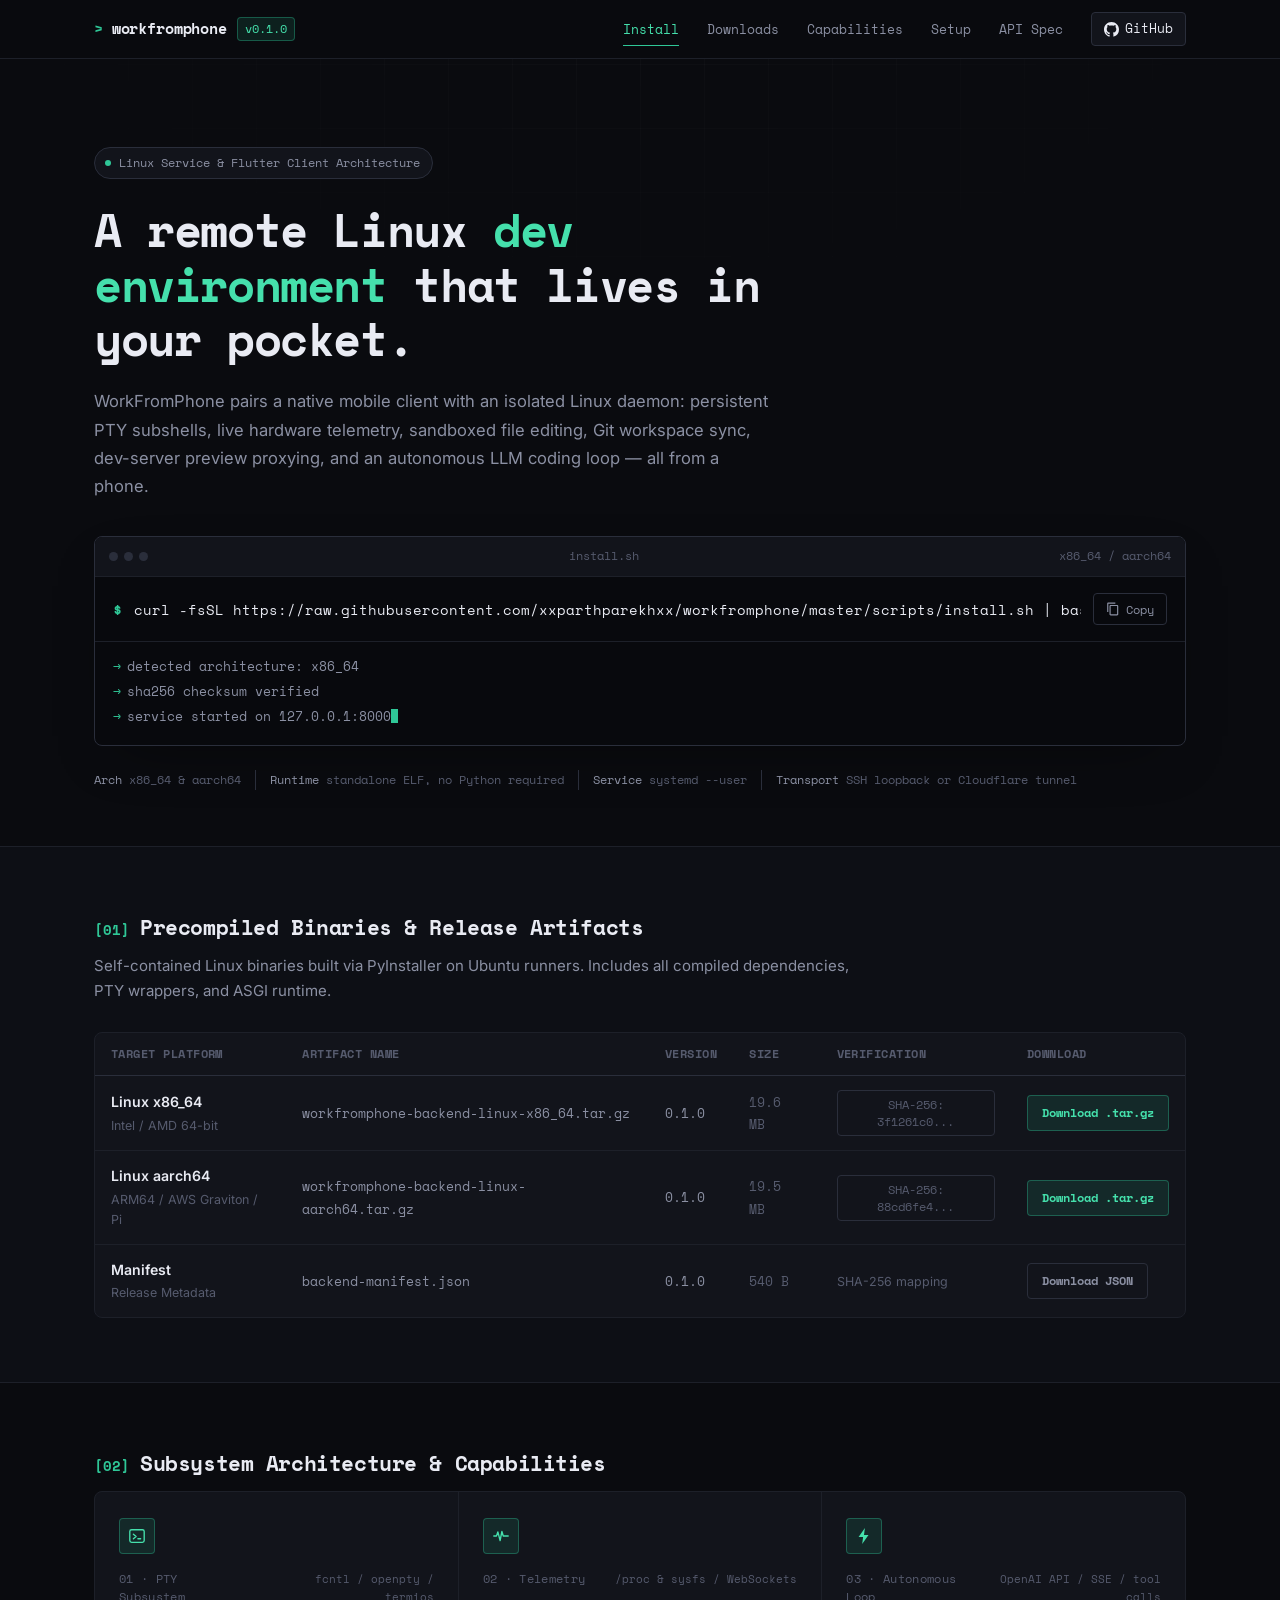
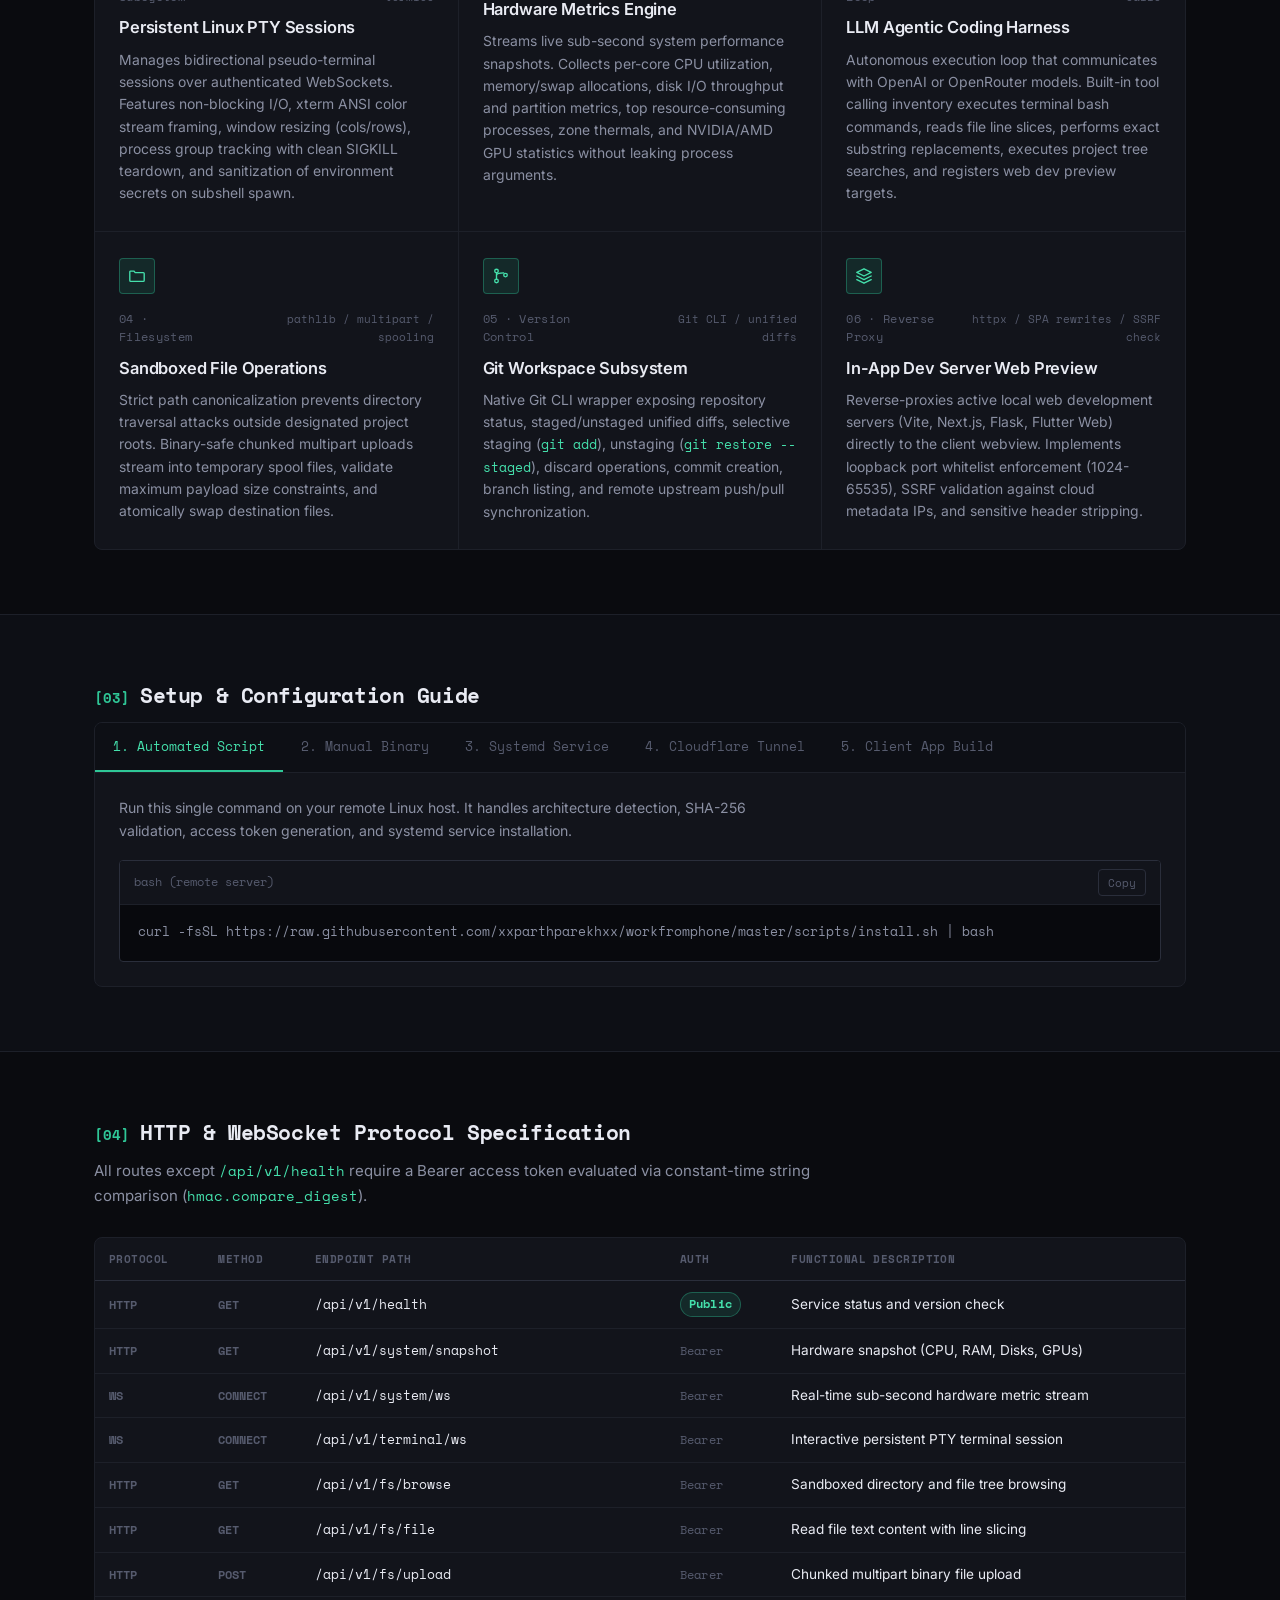
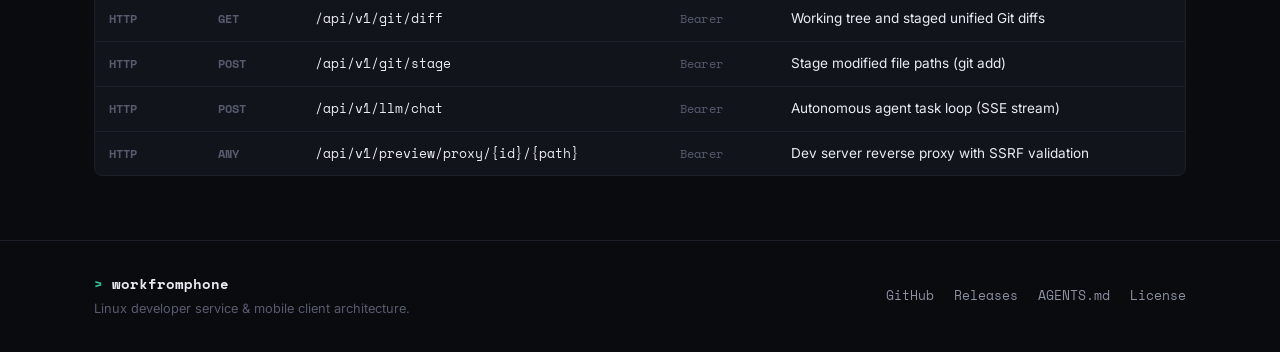
<file: website/index.html>
<!DOCTYPE html>
<html lang="en">
<head>
  <meta charset="UTF-8">
  <meta name="viewport" content="width=device-width, initial-scale=1.0">
  <title>WorkFromPhone — Linux Backend & Mobile Developer Environment</title>
  <meta name="description" content="Cross-platform Flutter mobile client and FastAPI Linux backend service. Persistent PTY subshells, live telemetry, sandboxed file editing, Git workspace sync, and LLM coding harness.">
  <link rel="preconnect" href="https://fonts.googleapis.com">
  <link rel="preconnect" href="https://fonts.gstatic.com" crossorigin>
  <link href="https://fonts.googleapis.com/css2?family=Space+Mono:ital,wght@0,400;0,700;1,400&family=Inter:wght@400;500;600;700&display=swap" rel="stylesheet">
  <link rel="stylesheet" href="styles.css">
</head>
<body>
  <!-- Top Navigation -->
  <header class="topbar">
    <div class="container topbar-inner">
      <div class="brand">
        <span class="brand-name">workfromphone</span>
        <span class="version-tag" id="top-version-badge">v0.1.0</span>
      </div>
      <nav class="nav-links">
        <a href="#install">Install</a>
        <a href="#downloads">Downloads</a>
        <a href="#capabilities">Capabilities</a>
        <a href="#setup">Setup</a>
        <a href="#api">API Spec</a>
        <a href="https://github.com/xxparthparekhxx/workfromphone" target="_blank" rel="noopener" class="gh-link">
          <svg class="gh-icon" viewBox="0 0 24 24" width="15" height="15" fill="currentColor">
            <path d="M12 0C5.37 0 0 5.37 0 12c0 5.31 3.435 9.795 8.205 11.385.6.105.825-.255.825-.57 0-.285-.015-1.23-.015-2.235-3.015.555-3.795-.735-4.035-1.41-.135-.345-.72-1.41-1.23-1.695-.42-.225-1.02-.78-.015-.795.945-.015 1.62.87 1.845 1.23 1.08 1.815 2.805 1.305 3.495.99.105-.78.42-1.305.765-1.605-2.67-.3-5.46-1.335-5.46-5.925 0-1.305.465-2.385 1.23-3.225-.12-.3-.54-1.53.12-3.18 0 0 1.005-.315 3.3 1.23.96-.27 1.98-.405 3-.405s2.04.135 3 .405c2.295-1.56 3.3-1.23 3.3-1.23.66 1.65.24 2.88.12 3.18.765.84 1.23 1.905 1.23 3.225 0 4.605-2.805 5.625-5.475 5.925.435.375.81 1.095.81 2.22 0 1.605-.015 2.895-.015 3.3 0 .315.225.69.825.57A12.02 12.02 0 0024 12c0-6.63-5.37-12-12-12z"/>
          </svg>
          <span>GitHub</span>
        </a>
      </nav>
    </div>
  </header>

  <!-- Hero & Primary Command Section -->
  <main class="main-content">
    <section class="hero-section" id="install">
      <div class="container">
        <div class="meta-status">
          <span class="status-dot"></span>
          <span>Linux Service & Flutter Client Architecture</span>
        </div>

        <h1 class="hero-heading">
          A remote Linux <span class="accent-word">dev environment</span> that lives in your pocket.
        </h1>

        <p class="hero-summary">
          WorkFromPhone pairs a native mobile client with an isolated Linux daemon: persistent PTY subshells, live hardware telemetry, sandboxed file editing, Git workspace sync, dev-server preview proxying, and an autonomous LLM coding loop — all from a phone.
        </p>

        <!-- Quick 1-Liner Box -->
        <div class="terminal-card">
          <div class="terminal-bar">
            <div class="terminal-dots">
              <span></span><span></span><span></span>
            </div>
            <span class="terminal-label">install.sh</span>
            <span class="terminal-arch">x86_64 / aarch64</span>
          </div>
          <div class="terminal-command-row">
            <span class="cli-prompt">$</span>
            <code class="cli-code" id="install-cmd">curl -fsSL https://raw.githubusercontent.com/xxparthparekhxx/workfromphone/master/scripts/install.sh | bash</code>
            <button class="cli-copy-btn" onclick="copySnippet('install-cmd', this)" aria-label="Copy installation command">
              <svg viewBox="0 0 24 24" width="14" height="14" fill="currentColor">
                <path d="M16 1H4C2.9 1 2 1.9 2 3v14h2V3h12V1zm3 4H8C6.9 5 6 5.9 6 7v14c0 1.1.9 2 2 2h11c1.1 0 2-.9 2-2V7c0-1.1-.9-2-2-2zm0 16H8V7h11v14z"/>
              </svg>
              <span>Copy</span>
            </button>
          </div>
          <div class="terminal-output" aria-hidden="true">
            <div><span class="arrow">→</span><span class="ok">detected architecture: x86_64</span></div>
            <div><span class="arrow">→</span><span class="ok">sha256 checksum verified</span></div>
            <div><span class="arrow">→</span><span class="ok">service started on 127.0.0.1:8000</span><span class="terminal-cursor"></span></div>
          </div>
        </div>

        <div class="spec-row">
          <span class="spec-item"><strong>Arch</strong> x86_64 &amp; aarch64</span>
          <span class="spec-item"><strong>Runtime</strong> standalone ELF, no Python required</span>
          <span class="spec-item"><strong>Service</strong> systemd --user</span>
          <span class="spec-item"><strong>Transport</strong> SSH loopback or Cloudflare tunnel</span>
        </div>
      </div>
    </section>

    <!-- Standalone Release Artifacts Matrix -->
    <section class="section section-alt" id="downloads">
      <div class="container">
        <div class="section-title-bar">
          <span class="section-tag">[01]</span>
          <h2>Precompiled Binaries & Release Artifacts</h2>
        </div>
        <p class="section-desc">
          Self-contained Linux binaries built via PyInstaller on Ubuntu runners. Includes all compiled dependencies, PTY wrappers, and ASGI runtime.
        </p>

        <div class="artifacts-table-wrapper">
          <table class="artifacts-table">
            <thead>
              <tr>
                <th>Target Platform</th>
                <th>Artifact Name</th>
                <th>Version</th>
                <th>Size</th>
                <th>Verification</th>
                <th>Download</th>
              </tr>
            </thead>
            <tbody>
              <tr>
                <td>
                  <span class="tag-arch">Linux x86_64</span>
                  <span class="subtext">Intel / AMD 64-bit</span>
                </td>
                <td><code class="artifact-name">workfromphone-backend-linux-x86_64.tar.gz</code></td>
                <td><span class="tag-version release-version">0.1.0</span></td>
                <td><span class="artifact-size" id="size-x86_64">19.6 MB</span></td>
                <td>
                  <button class="btn-hash" onclick="copyText('3f1261c0b6b42f3ba03a954c744ad7dedf399833814f55bc6010d533e90d3dae', this)" title="Copy SHA-256 Checksum">
                    SHA-256: 3f1261c0...
                  </button>
                </td>
                <td>
                  <a id="btn-download-x86_64" href="https://github.com/xxparthparekhxx/workfromphone/releases/download/backend-v0.1.0/workfromphone-backend-linux-x86_64.tar.gz" class="btn-dl">
                    Download .tar.gz
                  </a>
                </td>
              </tr>
              <tr>
                <td>
                  <span class="tag-arch">Linux aarch64</span>
                  <span class="subtext">ARM64 / AWS Graviton / Pi</span>
                </td>
                <td><code class="artifact-name">workfromphone-backend-linux-aarch64.tar.gz</code></td>
                <td><span class="tag-version release-version">0.1.0</span></td>
                <td><span class="artifact-size" id="size-aarch64">19.5 MB</span></td>
                <td>
                  <button class="btn-hash" onclick="copyText('88cd6fe4e02210a7893b37e1ac9e87c2cbac1346a394f8b691b7c66c13ead481', this)" title="Copy SHA-256 Checksum">
                    SHA-256: 88cd6fe4...
                  </button>
                </td>
                <td>
                  <a id="btn-download-aarch64" href="https://github.com/xxparthparekhxx/workfromphone/releases/download/backend-v0.1.0/workfromphone-backend-linux-aarch64.tar.gz" class="btn-dl">
                    Download .tar.gz
                  </a>
                </td>
              </tr>
              <tr>
                <td>
                  <span class="tag-arch">Manifest</span>
                  <span class="subtext">Release Metadata</span>
                </td>
                <td><code class="artifact-name">backend-manifest.json</code></td>
                <td><span class="tag-version release-version">0.1.0</span></td>
                <td><span class="artifact-size">540 B</span></td>
                <td><span class="subtext">SHA-256 mapping</span></td>
                <td>
                  <a id="btn-download-manifest" href="https://github.com/xxparthparekhxx/workfromphone/releases/download/backend-v0.1.0/backend-manifest.json" class="btn-dl btn-dl-secondary">
                    Download JSON
                  </a>
                </td>
              </tr>
            </tbody>
          </table>
        </div>
      </div>
    </section>

    <!-- Technical Subsystem Architecture -->
    <section class="section" id="capabilities">
      <div class="container">
        <div class="section-title-bar">
          <span class="section-tag">[02]</span>
          <h2>Subsystem Architecture & Capabilities</h2>
        </div>

        <div class="grid-layout">
          <!-- Item 1 -->
          <div class="grid-card">
            <div class="card-icon">
              <svg viewBox="0 0 20 20" fill="none" stroke="currentColor" stroke-width="1.5" stroke-linecap="round" stroke-linejoin="round"><rect x="2" y="3" width="16" height="14" rx="2"/><path d="M6 8l3 2.5L6 13"/><path d="M11 13h3"/></svg>
            </div>
            <div class="card-meta">
              <span class="card-num">01 · PTY Subsystem</span>
              <span class="card-tech">fcntl / openpty / termios</span>
            </div>
            <h3 class="card-heading">Persistent Linux PTY Sessions</h3>
            <p class="card-body">
              Manages bidirectional pseudo-terminal sessions over authenticated WebSockets. Features non-blocking I/O, xterm ANSI color stream framing, window resizing (cols/rows), process group tracking with clean SIGKILL teardown, and sanitization of environment secrets on subshell spawn.
            </p>
          </div>

          <!-- Item 2 -->
          <div class="grid-card">
            <div class="card-icon">
              <svg viewBox="0 0 20 20" fill="none" stroke="currentColor" stroke-width="1.5" stroke-linecap="round" stroke-linejoin="round"><path d="M2 10h3l1.5-4.5L9 15l2-10 1.5 5H18"/></svg>
            </div>
            <div class="card-meta">
              <span class="card-num">02 · Telemetry</span>
              <span class="card-tech">/proc &amp; sysfs / WebSockets</span>
            </div>
            <h3 class="card-heading">Hardware Metrics Engine</h3>
            <p class="card-body">
              Streams live sub-second system performance snapshots. Collects per-core CPU utilization, memory/swap allocations, disk I/O throughput and partition metrics, top resource-consuming processes, zone thermals, and NVIDIA/AMD GPU statistics without leaking process arguments.
            </p>
          </div>

          <!-- Item 3 -->
          <div class="grid-card">
            <div class="card-icon">
              <svg viewBox="0 0 20 20" fill="currentColor"><path d="M11 1 4 11h5l-1 8 7-10h-5l1-8z"/></svg>
            </div>
            <div class="card-meta">
              <span class="card-num">03 · Autonomous Loop</span>
              <span class="card-tech">OpenAI API / SSE / tool calls</span>
            </div>
            <h3 class="card-heading">LLM Agentic Coding Harness</h3>
            <p class="card-body">
              Autonomous execution loop that communicates with OpenAI or OpenRouter models. Built-in tool calling inventory executes terminal bash commands, reads file line slices, performs exact substring replacements, executes project tree searches, and registers web dev preview targets.
            </p>
          </div>

          <!-- Item 4 -->
          <div class="grid-card">
            <div class="card-icon">
              <svg viewBox="0 0 20 20" fill="none" stroke="currentColor" stroke-width="1.5" stroke-linecap="round" stroke-linejoin="round"><path d="M2 5.5a1 1 0 0 1 1-1h3.5l1.5 1.7H17a1 1 0 0 1 1 1V15a1 1 0 0 1-1 1H3a1 1 0 0 1-1-1V5.5z"/></svg>
            </div>
            <div class="card-meta">
              <span class="card-num">04 · Filesystem</span>
              <span class="card-tech">pathlib / multipart / spooling</span>
            </div>
            <h3 class="card-heading">Sandboxed File Operations</h3>
            <p class="card-body">
              Strict path canonicalization prevents directory traversal attacks outside designated project roots. Binary-safe chunked multipart uploads stream into temporary spool files, validate maximum payload size constraints, and atomically swap destination files.
            </p>
          </div>

          <!-- Item 5 -->
          <div class="grid-card">
            <div class="card-icon">
              <svg viewBox="0 0 20 20" fill="none" stroke="currentColor" stroke-width="1.5" stroke-linecap="round" stroke-linejoin="round"><circle cx="5" cy="4.5" r="2"/><circle cx="5" cy="15.5" r="2"/><circle cx="15" cy="9" r="2"/><path d="M5 6.5v7"/><path d="M5 9c0-2.5 4-2.5 8-2.5"/></svg>
            </div>
            <div class="card-meta">
              <span class="card-num">05 · Version Control</span>
              <span class="card-tech">Git CLI / unified diffs</span>
            </div>
            <h3 class="card-heading">Git Workspace Subsystem</h3>
            <p class="card-body">
              Native Git CLI wrapper exposing repository status, staged/unstaged unified diffs, selective staging (<code>git add</code>), unstaging (<code>git restore --staged</code>), discard operations, commit creation, branch listing, and remote upstream push/pull synchronization.
            </p>
          </div>

          <!-- Item 6 -->
          <div class="grid-card">
            <div class="card-icon">
              <svg viewBox="0 0 20 20" fill="none" stroke="currentColor" stroke-width="1.5" stroke-linecap="round" stroke-linejoin="round"><path d="M10 2 2 6l8 4 8-4-8-4z"/><path d="M2 10l8 4 8-4"/><path d="M2 14l8 4 8-4"/></svg>
            </div>
            <div class="card-meta">
              <span class="card-num">06 · Reverse Proxy</span>
              <span class="card-tech">httpx / SPA rewrites / SSRF check</span>
            </div>
            <h3 class="card-heading">In-App Dev Server Web Preview</h3>
            <p class="card-body">
              Reverse-proxies active local web development servers (Vite, Next.js, Flask, Flutter Web) directly to the client webview. Implements loopback port whitelist enforcement (1024-65535), SSRF validation against cloud metadata IPs, and sensitive header stripping.
            </p>
          </div>
        </div>
      </div>
    </section>

    <!-- Setup Guide / Shell Reference -->
    <section class="section section-alt" id="setup">
      <div class="container">
        <div class="section-title-bar">
          <span class="section-tag">[03]</span>
          <h2>Setup & Configuration Guide</h2>
        </div>

        <div class="tabbed-interface">
          <div class="tab-nav">
            <button class="tab-item active" onclick="switchTab(event, 'cfg-script')">1. Automated Script</button>
            <button class="tab-item" onclick="switchTab(event, 'cfg-binary')">2. Manual Binary</button>
            <button class="tab-item" onclick="switchTab(event, 'cfg-systemd')">3. Systemd Service</button>
            <button class="tab-item" onclick="switchTab(event, 'cfg-cloudflare')">4. Cloudflare Tunnel</button>
            <button class="tab-item" onclick="switchTab(event, 'cfg-flutter')">5. Client App Build</button>
          </div>

          <!-- Tab 1 -->
          <div class="tab-pane active" id="cfg-script">
            <p class="tab-desc">Run this single command on your remote Linux host. It handles architecture detection, SHA-256 validation, access token generation, and systemd service installation.</p>
            <div class="code-box">
              <div class="code-top">
                <span class="code-title">bash (remote server)</span>
                <button class="btn-copy" onclick="copySnippet('code-script', this)">Copy</button>
              </div>
              <pre><code id="code-script">curl -fsSL https://raw.githubusercontent.com/xxparthparekhxx/workfromphone/master/scripts/install.sh | bash</code></pre>
            </div>
          </div>

          <!-- Tab 2 -->
          <div class="tab-pane" id="cfg-binary">
            <p class="tab-desc">Extract and run the self-contained binary manually in a terminal or tmux session.</p>
            <div class="code-box">
              <div class="code-top">
                <span class="code-title">bash (x86_64 example)</span>
                <button class="btn-copy" onclick="copySnippet('code-binary', this)">Copy</button>
              </div>
              <pre><code id="code-binary"># 1. Create installation directory
mkdir -p ~/.local/share/workfromphone/current

# 2. Download and unpack archive
curl -fsSL https://github.com/xxparthparekhxx/workfromphone/releases/download/backend-v0.1.0/workfromphone-backend-linux-x86_64.tar.gz \
  | tar -xz -C ~/.local/share/workfromphone/current

# 3. Restrict permissions and start service
chmod 700 ~/.local/share/workfromphone/current/workfromphone-backend
ACCESS_TOKEN="your-secure-access-token" PORT=8000 ~/.local/share/workfromphone/current/workfromphone-backend</code></pre>
            </div>
          </div>

          <!-- Tab 3 -->
          <div class="tab-pane" id="cfg-systemd">
            <p class="tab-desc">Configure a user-level systemd daemon so the service automatically restarts on failure and starts on system boot.</p>
            <div class="code-box">
              <div class="code-top">
                <span class="code-title">bash (systemd unit configuration)</span>
                <button class="btn-copy" onclick="copySnippet('code-systemd', this)">Copy</button>
              </div>
              <pre><code id="code-systemd"># 1. Write environment configuration file
mkdir -p ~/.config/workfromphone ~/.config/systemd/user
cat &lt;&lt;'EOF' &gt; ~/.config/workfromphone/backend.env
HOST=127.0.0.1
PORT=8000
ACCESS_TOKEN=your-random-token-here
DEBUG=false
EOF
chmod 600 ~/.config/workfromphone/backend.env

# 2. Create user systemd service file
cat &lt;&lt;'EOF' &gt; ~/.config/systemd/user/workfromphone-backend.service
[Unit]
Description=WorkFromPhone Backend
After=network-online.target

[Service]
Type=simple
EnvironmentFile=%h/.config/workfromphone/backend.env
ExecStart=%h/.local/share/workfromphone/current/workfromphone-backend
Restart=on-failure
RestartSec=2

[Install]
WantedBy=default.target
EOF

# 3. Reload daemon and enable service
systemctl --user daemon-reload
systemctl --user enable --now workfromphone-backend.service

# 4. Verify status
systemctl --user status workfromphone-backend.service</code></pre>
            </div>
          </div>

          <!-- Tab 4 -->
          <div class="tab-pane" id="cfg-cloudflare">
            <p class="tab-desc">Establish a secure outbound named tunnel using Cloudflare. Enables access without exposing ports through home or cloud firewalls.</p>
            <div class="code-box">
              <div class="code-top">
                <span class="code-title">bash (cloudflared daemon setup)</span>
                <button class="btn-copy" onclick="copySnippet('code-cf', this)">Copy</button>
              </div>
              <pre><code id="code-cf"># 1. Download cloudflared binary
mkdir -p ~/.local/bin ~/.config/workfromphone ~/.config/systemd/user
curl -fsSL https://github.com/cloudflare/cloudflared/releases/latest/download/cloudflared-linux-amd64 -o ~/.local/bin/cloudflared
chmod 700 ~/.local/bin/cloudflared

# 2. Store tunnel credential token
cat &lt;&lt;'EOF' &gt; ~/.config/workfromphone/cloudflared.env
CLOUDFLARE_TUNNEL_TOKEN=your-tunnel-token-string
EOF
chmod 600 ~/.config/workfromphone/cloudflared.env

# 3. Install systemd tunnel unit
cat &lt;&lt;'EOF' &gt; ~/.config/systemd/user/workfromphone-tunnel.service
[Unit]
Description=WorkFromPhone Cloudflare Tunnel
After=network-online.target workfromphone-backend.service

[Service]
Type=simple
EnvironmentFile=%h/.config/workfromphone/cloudflared.env
ExecStart=%h/.local/bin/cloudflared tunnel --no-autoupdate run --token ${CLOUDFLARE_TUNNEL_TOKEN}
Restart=on-failure
RestartSec=3

[Install]
WantedBy=default.target
EOF

# 4. Enable and start tunnel
systemctl --user daemon-reload
systemctl --user enable --now workfromphone-tunnel.service</code></pre>
            </div>
          </div>

          <!-- Tab 5 -->
          <div class="tab-pane" id="cfg-flutter">
            <p class="tab-desc">Build the Flutter mobile client configured with your release repository for automatic remote SSH host provisioning.</p>
            <div class="code-box">
              <div class="code-top">
                <span class="code-title">bash (client build)</span>
                <button class="btn-copy" onclick="copySnippet('code-flutter', this)">Copy</button>
              </div>
              <pre><code id="code-flutter"># Build release Android APK
flutter build apk --release --dart-define=WFP_BACKEND_RELEASE_REPO=xxparthparekhxx/workfromphone

# Or run directly on connected device
flutter run -d &lt;device_id&gt; --dart-define=WFP_BACKEND_RELEASE_REPO=xxparthparekhxx/workfromphone</code></pre>
            </div>
          </div>
        </div>
      </div>
    </section>

    <!-- API Specification Table -->
    <section class="section" id="api">
      <div class="container">
        <div class="section-title-bar">
          <span class="section-tag">[04]</span>
          <h2>HTTP & WebSocket Protocol Specification</h2>
        </div>
        <p class="section-desc">
          All routes except <code>/api/v1/health</code> require a Bearer access token evaluated via constant-time string comparison (<code>hmac.compare_digest</code>).
        </p>

        <div class="api-table-wrapper">
          <table class="api-table">
            <thead>
              <tr>
                <th>Protocol</th>
                <th>Method</th>
                <th>Endpoint Path</th>
                <th>Auth</th>
                <th>Functional Description</th>
              </tr>
            </thead>
            <tbody>
              <tr>
                <td><span class="proto-badge proto-http">HTTP</span></td>
                <td><span class="method-badge method-get">GET</span></td>
                <td><code>/api/v1/health</code></td>
                <td><span class="auth-tag auth-none">Public</span></td>
                <td>Service status and version check</td>
              </tr>
              <tr>
                <td><span class="proto-badge proto-http">HTTP</span></td>
                <td><span class="method-badge method-get">GET</span></td>
                <td><code>/api/v1/system/snapshot</code></td>
                <td><span class="auth-tag auth-req">Bearer</span></td>
                <td>Hardware snapshot (CPU, RAM, Disks, GPUs)</td>
              </tr>
              <tr>
                <td><span class="proto-badge proto-ws">WS</span></td>
                <td><span class="method-badge method-ws">CONNECT</span></td>
                <td><code>/api/v1/system/ws</code></td>
                <td><span class="auth-tag auth-req">Bearer</span></td>
                <td>Real-time sub-second hardware metric stream</td>
              </tr>
              <tr>
                <td><span class="proto-badge proto-ws">WS</span></td>
                <td><span class="method-badge method-ws">CONNECT</span></td>
                <td><code>/api/v1/terminal/ws</code></td>
                <td><span class="auth-tag auth-req">Bearer</span></td>
                <td>Interactive persistent PTY terminal session</td>
              </tr>
              <tr>
                <td><span class="proto-badge proto-http">HTTP</span></td>
                <td><span class="method-badge method-get">GET</span></td>
                <td><code>/api/v1/fs/browse</code></td>
                <td><span class="auth-tag auth-req">Bearer</span></td>
                <td>Sandboxed directory and file tree browsing</td>
              </tr>
              <tr>
                <td><span class="proto-badge proto-http">HTTP</span></td>
                <td><span class="method-badge method-get">GET</span></td>
                <td><code>/api/v1/fs/file</code></td>
                <td><span class="auth-tag auth-req">Bearer</span></td>
                <td>Read file text content with line slicing</td>
              </tr>
              <tr>
                <td><span class="proto-badge proto-http">HTTP</span></td>
                <td><span class="method-badge method-post">POST</span></td>
                <td><code>/api/v1/fs/upload</code></td>
                <td><span class="auth-tag auth-req">Bearer</span></td>
                <td>Chunked multipart binary file upload</td>
              </tr>
              <tr>
                <td><span class="proto-badge proto-http">HTTP</span></td>
                <td><span class="method-badge method-get">GET</span></td>
                <td><code>/api/v1/git/diff</code></td>
                <td><span class="auth-tag auth-req">Bearer</span></td>
                <td>Working tree and staged unified Git diffs</td>
              </tr>
              <tr>
                <td><span class="proto-badge proto-http">HTTP</span></td>
                <td><span class="method-badge method-post">POST</span></td>
                <td><code>/api/v1/git/stage</code></td>
                <td><span class="auth-tag auth-req">Bearer</span></td>
                <td>Stage modified file paths (git add)</td>
              </tr>
              <tr>
                <td><span class="proto-badge proto-http">HTTP</span></td>
                <td><span class="method-badge method-post">POST</span></td>
                <td><code>/api/v1/llm/chat</code></td>
                <td><span class="auth-tag auth-req">Bearer</span></td>
                <td>Autonomous agent task loop (SSE stream)</td>
              </tr>
              <tr>
                <td><span class="proto-badge proto-http">HTTP</span></td>
                <td><span class="method-badge method-any">ANY</span></td>
                <td><code>/api/v1/preview/proxy/{id}/{path}</code></td>
                <td><span class="auth-tag auth-req">Bearer</span></td>
                <td>Dev server reverse proxy with SSRF validation</td>
              </tr>
            </tbody>
          </table>
        </div>
      </div>
    </section>
  </main>

  <!-- Technical Footer -->
  <footer class="footer">
    <div class="container footer-inner">
      <div class="footer-left">
        <span class="footer-brand">workfromphone</span>
        <span class="footer-note">Linux developer service & mobile client architecture.</span>
      </div>
      <div class="footer-right">
        <a href="https://github.com/xxparthparekhxx/workfromphone" target="_blank" rel="noopener">GitHub</a>
        <a href="https://github.com/xxparthparekhxx/workfromphone/releases" target="_blank" rel="noopener">Releases</a>
        <a href="https://github.com/xxparthparekhxx/workfromphone/blob/master/AGENTS.md" target="_blank" rel="noopener">AGENTS.md</a>
        <a href="https://github.com/xxparthparekhxx/workfromphone/blob/master/LICENSE" target="_blank" rel="noopener">License</a>
      </div>
    </div>
  </footer>

  <script src="script.js"></script>
</body>
</html>
</file>
<file: website/styles.css>
/* ==========================================================================
   WorkFromPhone — Site Stylesheet
   Single accent (terminal green), Space Mono for structure/code,
   Inter for reading copy. Dense, quiet, technical.
   ========================================================================== */

:root {
  --bg: #0a0b0f;
  --bg-alt: #0d0f15;
  --surface: #12141b;
  --surface-hover: #171a23;
  --code-bg: #08090d;

  --border: #1d2029;
  --border-strong: #2a2e3b;
  --border-accent: #2d5346;

  --text: #e9ebf3;
  --text-dim: #8b90a3;
  --text-faint: #565b6e;

  --accent: #2fc797;
  --accent-strong: #45e0ac;
  --accent-soft: rgba(47, 199, 151, 0.12);
  --accent-border: rgba(47, 199, 151, 0.35);

  --amber: #d9a441;

  --radius-sm: 4px;
  --radius-md: 8px;
  --radius-lg: 12px;

  --font-mono: 'Space Mono', ui-monospace, SFMono-Regular, Menlo, Consolas, monospace;
  --font-sans: 'Inter', -apple-system, BlinkMacSystemFont, 'Segoe UI', Roboto, sans-serif;
}

* {
  margin: 0;
  padding: 0;
  box-sizing: border-box;
}

html {
  scroll-behavior: smooth;
  background-color: var(--bg);
}

body {
  position: relative;
  font-family: var(--font-sans);
  background-color: var(--bg);
  color: var(--text);
  line-height: 1.6;
  font-size: 15px;
  -webkit-font-smoothing: antialiased;
  overflow-x: hidden;
}

/* Faint fixed backdrop grid — texture, not decoration */
body::before {
  content: "";
  position: fixed;
  inset: 0;
  z-index: 0;
  pointer-events: none;
  background-image:
    linear-gradient(to right, rgba(255, 255, 255, 0.025) 1px, transparent 1px),
    linear-gradient(to bottom, rgba(255, 255, 255, 0.025) 1px, transparent 1px);
  background-size: 64px 64px;
  -webkit-mask-image: radial-gradient(ellipse 80% 55% at 50% 0%, #000 0%, transparent 70%);
  mask-image: radial-gradient(ellipse 80% 55% at 50% 0%, #000 0%, transparent 70%);
}

a {
  color: var(--text);
  text-decoration: none;
  transition: color 0.15s ease;
}

a:hover {
  color: var(--accent-strong);
}

code {
  font-family: var(--font-mono);
}

.container {
  position: relative;
  width: 100%;
  max-width: 1140px;
  margin: 0 auto;
  padding: 0 24px;
  z-index: 1;
}

::selection {
  background: var(--accent-soft);
  color: var(--accent-strong);
}

/* ---------------------------------------------------------------------- */
/* Header                                                                  */
/* ---------------------------------------------------------------------- */

.topbar {
  background: rgba(10, 11, 15, 0.85);
  border-bottom: 1px solid var(--border);
  position: sticky;
  top: 0;
  z-index: 100;
  backdrop-filter: blur(10px);
  -webkit-backdrop-filter: blur(10px);
}

.topbar-inner {
  display: flex;
  justify-content: space-between;
  align-items: center;
  height: 58px;
}

.brand {
  display: flex;
  align-items: center;
  gap: 10px;
}

.brand-name {
  font-family: var(--font-mono);
  font-weight: 700;
  font-size: 0.92rem;
  letter-spacing: -0.01em;
  color: var(--text);
}

.brand-name::before {
  content: "> ";
  color: var(--accent);
}

.version-tag {
  font-family: var(--font-mono);
  font-size: 0.72rem;
  padding: 2px 7px;
  background: var(--accent-soft);
  border: 1px solid var(--accent-border);
  border-radius: var(--radius-sm);
  color: var(--accent-strong);
}

.nav-links {
  display: flex;
  align-items: center;
  gap: 28px;
}

.nav-links a:not(.gh-link) {
  position: relative;
  font-family: var(--font-mono);
  font-size: 0.82rem;
  color: var(--text-dim);
  padding: 4px 0;
}

.nav-links a:not(.gh-link)::after {
  content: "";
  position: absolute;
  left: 0;
  right: 0;
  bottom: -2px;
  height: 1px;
  background: var(--accent);
  transform: scaleX(0);
  transform-origin: left;
  transition: transform 0.18s ease;
}

.nav-links a:not(.gh-link):hover {
  color: var(--text);
}

.nav-links a:not(.gh-link):hover::after,
.nav-links a.active-link::after {
  transform: scaleX(1);
}

.nav-links a.active-link {
  color: var(--accent-strong);
}

.gh-link {
  display: inline-flex;
  align-items: center;
  gap: 6px;
  background: var(--surface);
  border: 1px solid var(--border-strong);
  padding: 6px 12px;
  border-radius: var(--radius-sm);
  font-family: var(--font-mono);
  font-size: 0.8rem;
  color: var(--text) !important;
  transition: border-color 0.15s ease;
}

.gh-link:hover {
  border-color: var(--accent);
}

/* ---------------------------------------------------------------------- */
/* Hero                                                                    */
/* ---------------------------------------------------------------------- */

.hero-section {
  padding: 88px 0 56px;
  border-bottom: 1px solid var(--border);
}

.meta-status {
  display: inline-flex;
  align-items: center;
  gap: 8px;
  font-family: var(--font-mono);
  font-size: 0.78rem;
  color: var(--text-dim);
  border: 1px solid var(--border-strong);
  background: var(--surface);
  padding: 5px 12px 5px 10px;
  border-radius: 999px;
  margin-bottom: 24px;
}

.status-dot {
  width: 6px;
  height: 6px;
  background: var(--accent);
  border-radius: 50%;
  box-shadow: 0 0 0 0 rgba(47, 199, 151, 0.55);
  animation: pulse-dot 2s infinite;
}

@keyframes pulse-dot {
  0% { box-shadow: 0 0 0 0 rgba(47, 199, 151, 0.5); }
  70% { box-shadow: 0 0 0 6px rgba(47, 199, 151, 0); }
  100% { box-shadow: 0 0 0 0 rgba(47, 199, 151, 0); }
}

.hero-heading {
  font-family: var(--font-mono);
  font-size: 2.9rem;
  font-weight: 700;
  letter-spacing: -0.03em;
  color: var(--text);
  line-height: 1.18;
  margin-bottom: 20px;
  max-width: 780px;
}

.hero-heading .accent-word {
  color: var(--accent-strong);
}

.hero-summary {
  font-size: 1.04rem;
  color: var(--text-dim);
  max-width: 680px;
  line-height: 1.7;
  margin-bottom: 36px;
}

/* Terminal Installer Box */
.terminal-card {
  background: var(--code-bg);
  border: 1px solid var(--border-strong);
  border-radius: var(--radius-md);
  overflow: hidden;
  margin-bottom: 24px;
  box-shadow: 0 20px 60px -30px rgba(0, 0, 0, 0.6);
}

.terminal-bar {
  display: flex;
  justify-content: space-between;
  align-items: center;
  padding: 10px 14px;
  background: var(--surface);
  border-bottom: 1px solid var(--border);
}

.terminal-dots {
  display: flex;
  gap: 6px;
}

.terminal-dots span {
  width: 9px;
  height: 9px;
  border-radius: 50%;
  background: var(--border-strong);
}

.terminal-label {
  font-family: var(--font-mono);
  font-size: 0.74rem;
  color: var(--text-faint);
}

.terminal-arch {
  font-family: var(--font-mono);
  font-size: 0.74rem;
  color: var(--text-faint);
}

.terminal-command-row {
  display: flex;
  align-items: center;
  padding: 16px 18px;
  gap: 12px;
  border-bottom: 1px solid var(--border);
}

.cli-prompt {
  color: var(--accent);
  font-family: var(--font-mono);
  font-weight: 700;
  user-select: none;
}

.cli-code {
  font-family: var(--font-mono);
  color: var(--text);
  font-size: 0.9rem;
  flex: 1;
  overflow-x: auto;
  white-space: nowrap;
}

.cli-copy-btn {
  display: inline-flex;
  align-items: center;
  gap: 6px;
  background: transparent;
  border: 1px solid var(--border-strong);
  color: var(--text-dim);
  font-family: var(--font-mono);
  font-size: 0.76rem;
  padding: 6px 12px;
  border-radius: var(--radius-sm);
  cursor: pointer;
  transition: all 0.15s ease;
  white-space: nowrap;
}

.cli-copy-btn:hover {
  color: var(--text);
  border-color: var(--accent);
}

.terminal-output {
  padding: 12px 18px 16px;
  font-family: var(--font-mono);
  font-size: 0.82rem;
  line-height: 1.9;
  color: var(--text-faint);
}

.terminal-output .ok {
  color: var(--text-dim);
}

.terminal-output .arrow {
  color: var(--accent);
  margin-right: 6px;
}

.terminal-cursor {
  display: inline-block;
  width: 7px;
  height: 14px;
  background: var(--accent);
  vertical-align: -2px;
  animation: blink 1.1s steps(1) infinite;
}

@keyframes blink {
  0%, 49% { opacity: 1; }
  50%, 100% { opacity: 0; }
}

/* Spec Row */
.spec-row {
  display: flex;
  flex-wrap: wrap;
  gap: 6px 0;
  font-family: var(--font-mono);
  font-size: 0.78rem;
  color: var(--text-faint);
}

.spec-item {
  padding: 0 14px;
  border-right: 1px solid var(--border-strong);
}

.spec-item:first-child {
  padding-left: 0;
}

.spec-item:last-child {
  border-right: none;
}

.spec-item strong {
  color: var(--text-dim);
  font-weight: 400;
}

/* ---------------------------------------------------------------------- */
/* Sections                                                                */
/* ---------------------------------------------------------------------- */

.section {
  padding: 64px 0;
  border-bottom: 1px solid var(--border);
}

.section-alt {
  background: var(--bg-alt);
}

.section-title-bar {
  display: flex;
  align-items: baseline;
  gap: 10px;
  margin-bottom: 10px;
}

.section-tag {
  font-family: var(--font-mono);
  color: var(--accent);
  font-size: 0.85rem;
  font-weight: 700;
}

.section-title-bar h2 {
  font-family: var(--font-mono);
  font-size: 1.3rem;
  font-weight: 700;
  letter-spacing: -0.02em;
  color: var(--text);
}

.section-desc {
  font-size: 0.94rem;
  color: var(--text-dim);
  margin-bottom: 28px;
  max-width: 760px;
  line-height: 1.65;
}

.section-desc code {
  color: var(--accent-strong);
  font-size: 0.86rem;
}

/* ---------------------------------------------------------------------- */
/* Artifacts / Downloads Table                                            */
/* ---------------------------------------------------------------------- */

.artifacts-table-wrapper {
  background: var(--surface);
  border: 1px solid var(--border);
  border-radius: var(--radius-md);
  overflow-x: auto;
}

.artifacts-table {
  width: 100%;
  border-collapse: collapse;
  text-align: left;
  font-size: 0.88rem;
  min-width: 680px;
}

.artifacts-table th {
  padding: 12px 16px;
  border-bottom: 1px solid var(--border-strong);
  font-family: var(--font-mono);
  font-size: 0.72rem;
  font-weight: 700;
  color: var(--text-faint);
  text-transform: uppercase;
  letter-spacing: 0.04em;
}

.artifacts-table td {
  padding: 14px 16px;
  border-bottom: 1px solid var(--border);
  vertical-align: middle;
}

.artifacts-table tr:last-child td {
  border-bottom: none;
}

.artifacts-table tbody tr:hover {
  background: var(--surface-hover);
}

.tag-arch {
  display: block;
  font-weight: 600;
  color: var(--text);
}

.subtext {
  display: block;
  font-size: 0.78rem;
  color: var(--text-faint);
  margin-top: 2px;
}

.artifact-name {
  font-family: var(--font-mono);
  font-size: 0.8rem;
  color: var(--text-dim);
}

.tag-version {
  font-family: var(--font-mono);
  font-size: 0.8rem;
  color: var(--text-dim);
}

.artifact-size {
  font-family: var(--font-mono);
  font-size: 0.8rem;
  color: var(--text-faint);
}

.btn-hash {
  background: transparent;
  border: 1px solid var(--border-strong);
  color: var(--text-faint);
  font-family: var(--font-mono);
  font-size: 0.72rem;
  padding: 5px 9px;
  border-radius: var(--radius-sm);
  cursor: pointer;
  transition: all 0.15s ease;
}

.btn-hash:hover {
  color: var(--text);
  border-color: var(--accent);
}

.btn-dl {
  display: inline-block;
  background: var(--accent-soft);
  border: 1px solid var(--accent-border);
  color: var(--accent-strong);
  font-family: var(--font-mono);
  font-size: 0.78rem;
  font-weight: 700;
  padding: 7px 14px;
  border-radius: var(--radius-sm);
  transition: all 0.15s ease;
  white-space: nowrap;
}

.btn-dl:hover {
  background: var(--accent);
  color: var(--bg);
  border-color: var(--accent);
}

.btn-dl-secondary {
  background: transparent;
  border-color: var(--border-strong);
  color: var(--text-dim);
}

.btn-dl-secondary:hover {
  background: transparent;
  border-color: var(--accent);
  color: var(--accent-strong);
}

/* ---------------------------------------------------------------------- */
/* Capabilities Grid                                                      */
/* ---------------------------------------------------------------------- */

.grid-layout {
  display: grid;
  grid-template-columns: repeat(auto-fit, minmax(320px, 1fr));
  gap: 1px;
  background: var(--border);
  border: 1px solid var(--border);
  border-radius: var(--radius-md);
  overflow: hidden;
}

.grid-card {
  background: var(--surface);
  padding: 26px 24px;
  display: flex;
  flex-direction: column;
  transition: background 0.15s ease;
}

.grid-card:hover {
  background: var(--surface-hover);
}

.card-icon {
  width: 36px;
  height: 36px;
  display: flex;
  align-items: center;
  justify-content: center;
  background: var(--accent-soft);
  border: 1px solid var(--accent-border);
  border-radius: var(--radius-sm);
  color: var(--accent-strong);
  margin-bottom: 16px;
}

.card-icon svg {
  width: 18px;
  height: 18px;
}

.card-meta {
  display: flex;
  justify-content: space-between;
  align-items: baseline;
  gap: 8px;
  margin-bottom: 8px;
}

.card-num {
  font-family: var(--font-mono);
  color: var(--text-faint);
  font-size: 0.72rem;
  letter-spacing: 0.03em;
}

.card-tech {
  font-family: var(--font-mono);
  color: var(--text-faint);
  font-size: 0.7rem;
  text-align: right;
}

.card-heading {
  font-size: 1.03rem;
  font-weight: 600;
  color: var(--text);
  margin-bottom: 8px;
  letter-spacing: -0.01em;
}

.card-body {
  font-size: 0.87rem;
  color: var(--text-dim);
  line-height: 1.6;
}

.card-body code {
  font-family: var(--font-mono);
  font-size: 0.8rem;
  color: var(--accent-strong);
}

/* ---------------------------------------------------------------------- */
/* Tabbed Setup Guide                                                     */
/* ---------------------------------------------------------------------- */

.tabbed-interface {
  background: var(--surface);
  border: 1px solid var(--border);
  border-radius: var(--radius-md);
  overflow: hidden;
}

.tab-nav {
  display: flex;
  background: var(--bg-alt);
  border-bottom: 1px solid var(--border);
  overflow-x: auto;
}

.tab-item {
  background: transparent;
  border: none;
  border-bottom: 2px solid transparent;
  color: var(--text-faint);
  font-family: var(--font-mono);
  font-size: 0.8rem;
  padding: 14px 18px;
  cursor: pointer;
  white-space: nowrap;
  transition: color 0.15s ease;
}

.tab-item:hover {
  color: var(--text);
}

.tab-item.active {
  color: var(--accent-strong);
  border-bottom-color: var(--accent);
}

.tab-pane {
  display: none;
  padding: 24px;
}

.tab-pane.active {
  display: block;
  animation: fade-in 0.15s ease;
}

@keyframes fade-in {
  from { opacity: 0; transform: translateY(2px); }
  to { opacity: 1; transform: translateY(0); }
}

.tab-desc {
  font-size: 0.88rem;
  color: var(--text-dim);
  margin-bottom: 18px;
  line-height: 1.6;
  max-width: 640px;
}

.code-box {
  background: var(--code-bg);
  border: 1px solid var(--border-strong);
  border-radius: var(--radius-sm);
  overflow: hidden;
}

.code-top {
  display: flex;
  justify-content: space-between;
  align-items: center;
  padding: 8px 14px;
  background: var(--surface);
  border-bottom: 1px solid var(--border);
}

.code-title {
  font-family: var(--font-mono);
  font-size: 0.72rem;
  color: var(--text-faint);
}

.btn-copy {
  background: transparent;
  border: 1px solid var(--border-strong);
  color: var(--text-faint);
  font-family: var(--font-mono);
  font-size: 0.7rem;
  padding: 4px 9px;
  border-radius: var(--radius-sm);
  cursor: pointer;
  transition: all 0.15s ease;
}

.btn-copy:hover {
  color: var(--text);
  border-color: var(--accent);
}

.code-box pre {
  padding: 16px 18px;
  overflow-x: auto;
}

.code-box code {
  font-family: var(--font-mono);
  font-size: 0.83rem;
  color: var(--text-dim);
  line-height: 1.6;
}

/* ---------------------------------------------------------------------- */
/* API Table                                                              */
/* ---------------------------------------------------------------------- */

.api-table-wrapper {
  background: var(--surface);
  border: 1px solid var(--border);
  border-radius: var(--radius-md);
  overflow-x: auto;
}

.api-table {
  width: 100%;
  border-collapse: collapse;
  text-align: left;
  font-size: 0.85rem;
  min-width: 720px;
}

.api-table th {
  padding: 12px 14px;
  border-bottom: 1px solid var(--border-strong);
  font-family: var(--font-mono);
  font-size: 0.7rem;
  font-weight: 700;
  color: var(--text-faint);
  text-transform: uppercase;
  letter-spacing: 0.04em;
}

.api-table td {
  padding: 11px 14px;
  border-bottom: 1px solid var(--border);
  vertical-align: middle;
}

.api-table tr:last-child td {
  border-bottom: none;
}

.api-table tbody tr:hover {
  background: var(--surface-hover);
}

.api-table code {
  font-family: var(--font-mono);
  color: var(--text);
  font-size: 0.81rem;
}

.proto-badge,
.method-badge {
  font-family: var(--font-mono);
  font-size: 0.76rem;
  font-weight: 700;
  color: var(--text-faint);
}

.auth-tag {
  font-family: var(--font-mono);
  font-size: 0.74rem;
  font-weight: 700;
  letter-spacing: 0.02em;
}

.auth-none {
  display: inline-block;
  color: var(--accent-strong);
  background: var(--accent-soft);
  border: 1px solid var(--accent-border);
  padding: 2px 8px;
  border-radius: 999px;
}

.auth-req {
  color: var(--text-faint);
  font-weight: 400;
}

/* ---------------------------------------------------------------------- */
/* Footer                                                                  */
/* ---------------------------------------------------------------------- */

.footer {
  padding: 32px 0;
  background: var(--bg);
}

.footer-inner {
  display: flex;
  justify-content: space-between;
  align-items: center;
  flex-wrap: wrap;
  gap: 16px;
}

.footer-left {
  display: flex;
  flex-direction: column;
  gap: 4px;
}

.footer-brand {
  font-family: var(--font-mono);
  font-weight: 700;
  font-size: 0.86rem;
  color: var(--text);
}

.footer-brand::before {
  content: "> ";
  color: var(--accent);
}

.footer-note {
  font-size: 0.8rem;
  color: var(--text-faint);
}

.footer-right {
  display: flex;
  gap: 20px;
}

.footer-right a {
  font-family: var(--font-mono);
  font-size: 0.8rem;
  color: var(--text-dim);
}

.footer-right a:hover {
  color: var(--accent-strong);
}

/* ---------------------------------------------------------------------- */
/* Responsive                                                             */
/* ---------------------------------------------------------------------- */

@media (max-width: 768px) {
  .hero-section {
    padding: 56px 0 40px;
  }
  .hero-heading {
    font-size: 2rem;
  }
  .nav-links a:not(.gh-link) {
    display: none;
  }
  .section {
    padding: 44px 0;
  }
  .grid-layout {
    grid-template-columns: 1fr;
  }
  .footer-inner {
    flex-direction: column;
    align-items: flex-start;
  }
  .spec-row {
    flex-direction: column;
    gap: 8px;
  }
  .spec-item {
    border-right: none;
    padding-left: 0;
  }
}
</file>
